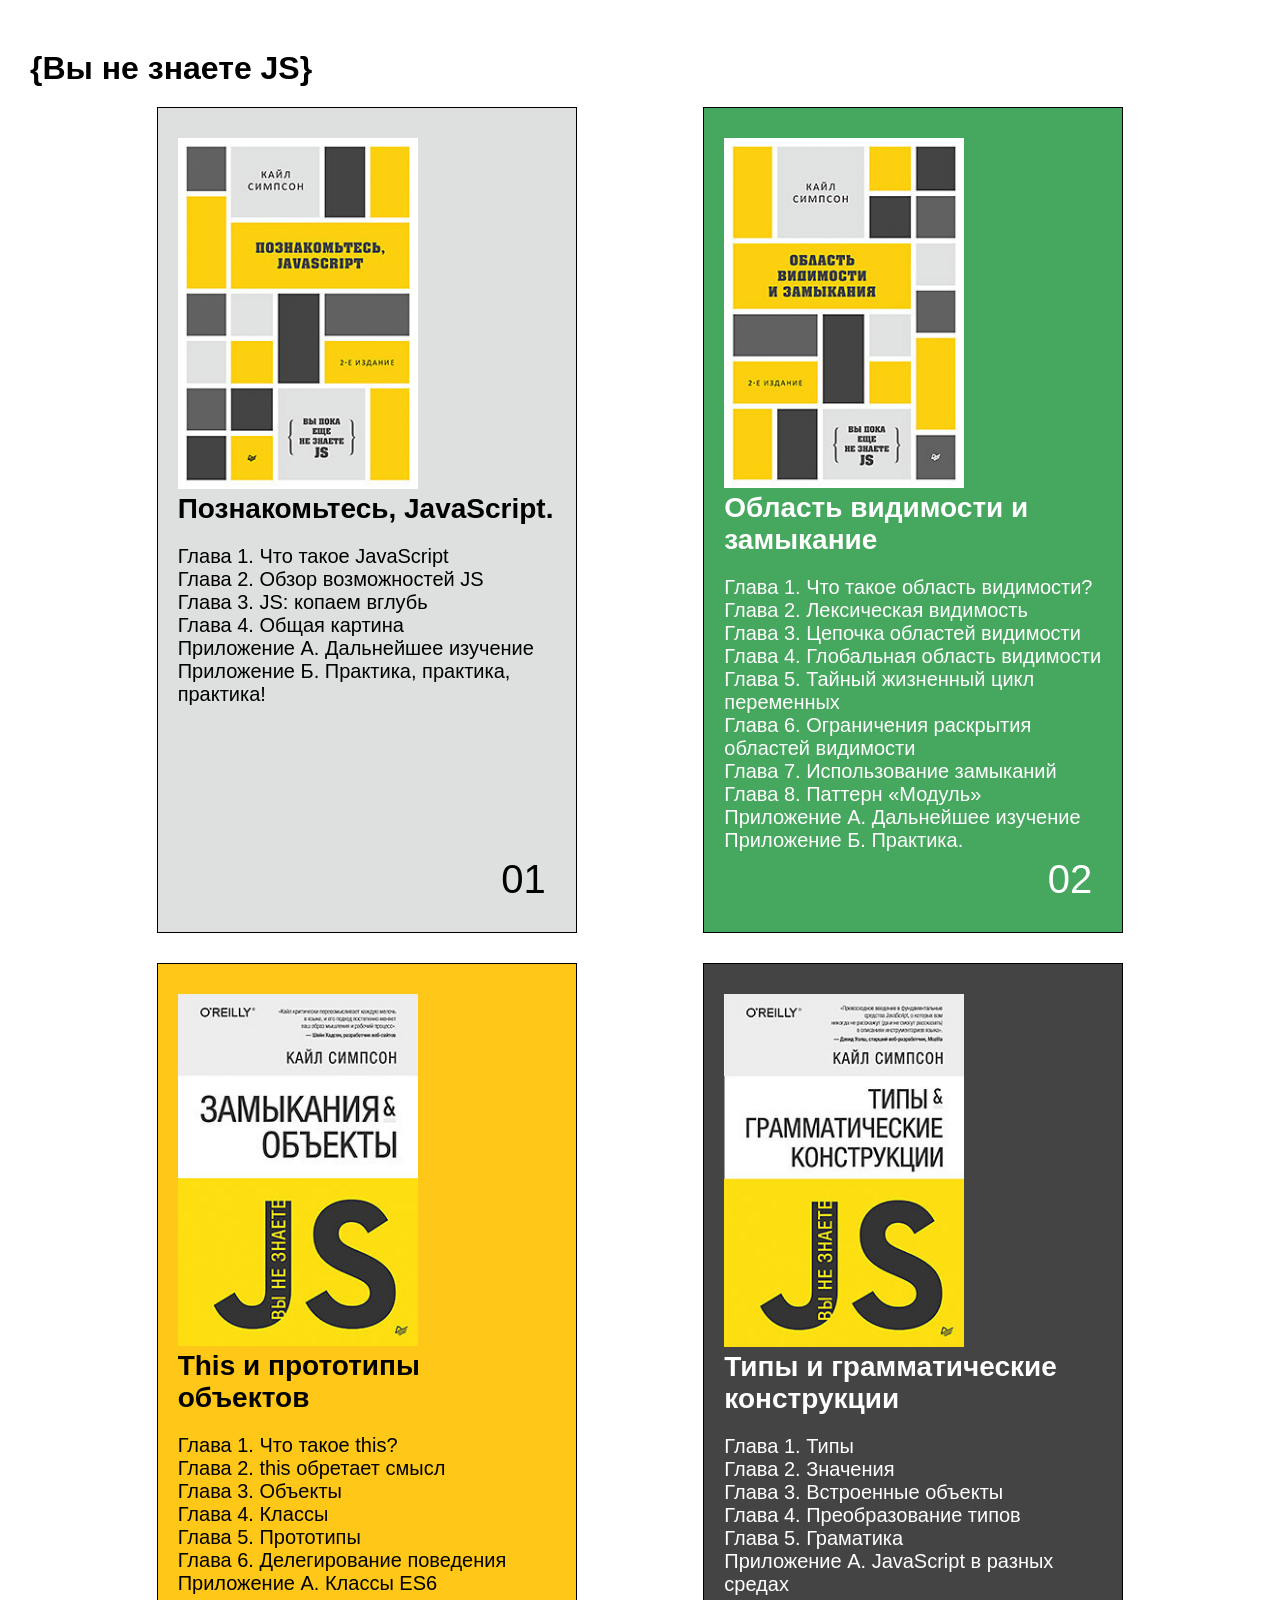
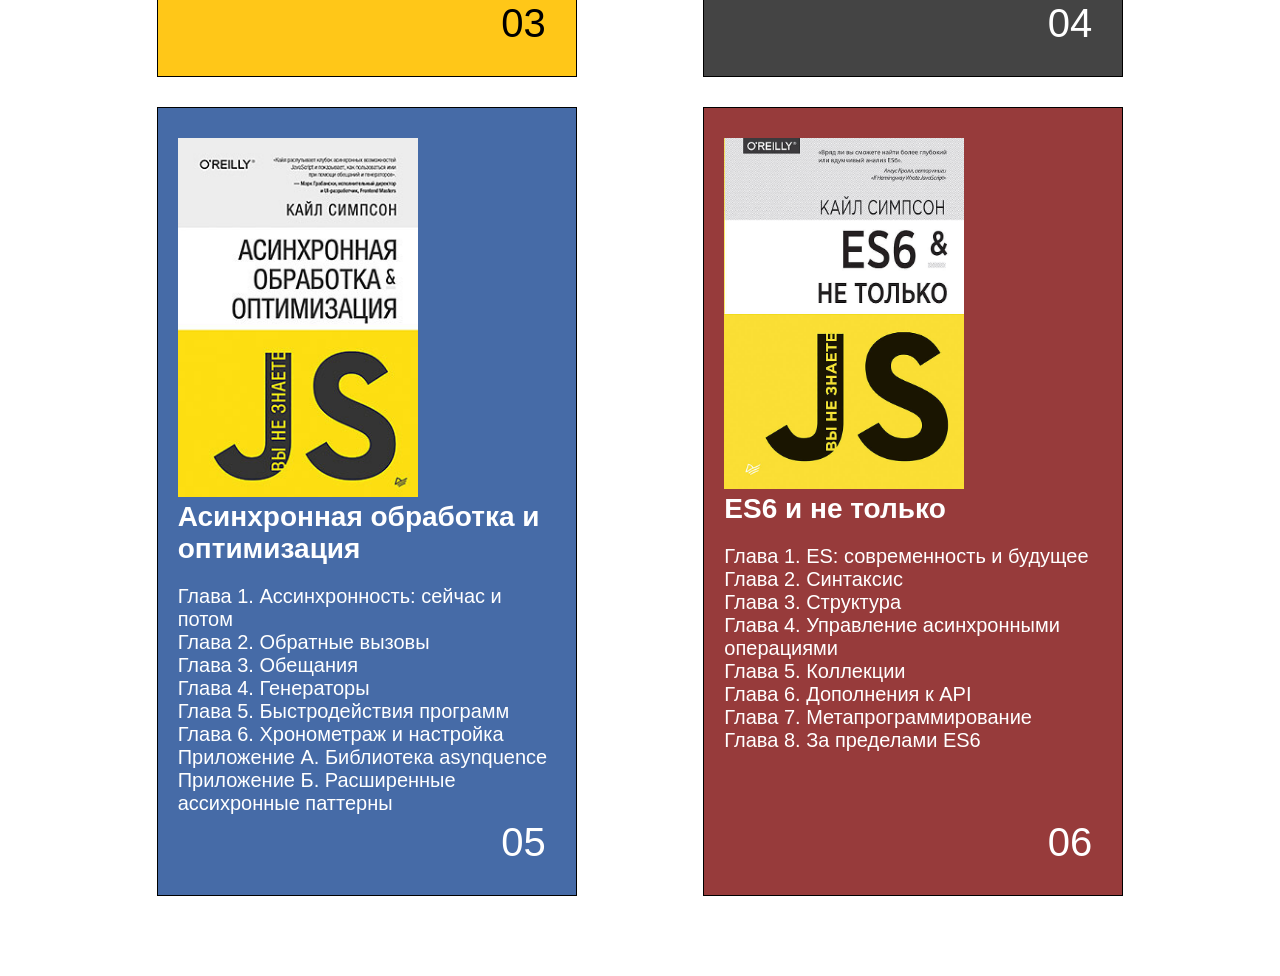
<file: lesson_2-01/index.html>
<!DOCTYPE html>
<html lang="ru">

<head>
  <meta charset="UTF-8">
  <meta http-equiv="X-UA-Compatible" content="IE=edge">
  <meta name="viewport" content="width=device-width, initial-scale=1.0">
  <title>DOM</title>
  <link rel="stylesheet" href="css/main.css">
  <script src="js/script.js" defer></script>
</head>

<body>
  <div class="container">
    <h1 class="title" id="title">{Вы не знаете JS}</h1>

    <ol class="items">
      <li class="item item_four">
        <div class="content">
          <img class="item__image" src="image/four.jpg" alt="Типы и грамматические конструкции">

          <h2 class="item__title">Типы и грамматические конструкции</h2>

          <ol class="props__list">
            <li class="props__item props__item_four">Глава 1. Типы</li>
            <li class="props__item props__item_four">Глава 2. Значения</li>
            <li class="props__item props__item_four">Глава 3. Встроенные объекты</li>
            <li class="props__item props__item_four">Глава 5. Граматика</li>
            <li class="props__item props__item_four">Приложение A. JavaScript в разных средах</li>
          </ol>
        </div>
      </li>

      <li class="item item_one">
        <div class="content">
          <img class="item__image" src="image/one.jpg" alt="Познакомьтесь, JavaScript.">

          <h2 name="title-items">Познакомьтесь, JavaScript.</h2>

          <ol class="props__list">
            <li class="props__item props__item_one">Глава 1. Что такое JavaScript</li>
            <li class="props__item props__item_one">Глава 2. Обзор возможностей JS</li>
            <li class="props__item props__item_one">Глава 3. JS: копаем вглубь</li>
            <li class="props__item props__item_one">Глава 4. Общая картина</li>
            <li class="props__item props__item_one">Приложение А. Дальнейшее изучение</li>
            <li class="props__item props__item_one">Приложение Б. Практика, практика, практика!</li>
          </ol>
        </div>
      </li>

      <li class="item item_two">
        <div class="content">
          <img class="item__image" src="image/two.jpg" alt="Область видимости и замыкание">

          <h2 class="item__title">ES6 и не только</h2>

          <ol class="props__list">
            <li class="props__item props__item_two">Глава 1. Что такое область видимости?</li>
            <li class="props__item props__item_two">Глава 2. Лексическая видимость</li>
            <li class="props__item props__item_two">Глава 3. Цепочка областей видимости</li>
            <li class="props__item props__item_four">Глава 4. Преобразование типов</li>
            <li class="props__item props__item_two">Глава 4. Глобальная область видимости</li>
            <li class="props__item props__item_two">Глава 5. Тайный жизненный цикл переменных</li>
            <li class="props__item props__item_two">Глава 6. Ограничения раскрытия областей видимости</li>
            <li class="props__item props__item_two">Глава 7. Использование замыканий</li>
            <li class="props__item props__item_two">Глава 8. Паттерн «Модуль»</li>
          </ol>
        </div>
      </li>

      <li class="item item_three">
        <div class="content">
          <img class="item__image" src="image/three.jpg" alt="This и прототипы объектов">

          <h2 class="item__title">Замыкания и объекты</h2>

          <ol class="props__list">
            <li class="props__item props__item_five">Глава 1. Ассинхронность: сейчас и потом</li>
            <li class="props__item props__item_five">Глава 2. Обратные вызовы</li>
            <li class="props__item props__item_five">Глава 3. Обещания</li>
            <li class="props__item props__item_five">Глава 4. Генераторы</li>
            <li class="props__item props__item_five">Глава 5. Быстродействия программ</li>
            <li class="props__item props__item_five">Глава 6. Хронометраж и настройка</li>
            <li class="props__item props__item_five">Приложение A. Библиотека asynquence</li>
            <li class="props__item props__item_five">Приложение Б. Расширенные ассихронные паттерны</li>
          </ol>
        </div>
      </li>

      <li class="item item_five">

        <div class="content">
          <img class="item__image" src="image/five.jpg" alt="Асинхронная обработка и оптимизация">

          <h2 class="item__title">Область видимости и замыкание</h2>

          <ol class="props__list">
            <li class="props__item props__item_three">Глава 1. Что такое this?</li>
            <li class="props__item props__item_three">Глава 2. this обретает смысл</li>
            <li class="props__item props__item_three">Глава 3. Объекты</li>
            <li class="props__item props__item_three">Глава 4. Классы</li>
            <li class="props__item props__item_three">Глава 5. Прототипы</li>
            <li class="props__item props__item_three">Глава 6. Делегирование поведения</li>
            <li class="props__item props__item_three">Приложение A. Классы ES6</li>
          </ol>
        </div>
      </li>

      <li class="item item_six">
        <div class="content">
          <img class="item__image" src="image/six.jpg" alt="ES6 и не только">

          <h2 class="item__title">Асинхронная обработка и оптимизация</h2>

          <ol class="props__list">
            <li class="props__item props__item_six">Глава 1. ES: современность и будущее</li>
            <li class="props__item props__item_six">Глава 2. Синтаксис</li>
            <li class="props__item props__item_six">Глава 3. Структура</li>
            <li class="props__item props__item_six">Глава 4. Управление асинхронными операциями</li>
            <li class="props__item props__item_six">Глава 5. Коллекции</li>
            <li class="props__item props__item_six">Глава 6. Дополнения к API</li>
            <li class="props__item props__item_six">Глава 7. Метапрограммирование</li>
            <li class="props__item props__item_six">Глава 8. За пределами ES6</li>
            <li class="props__item props__item_two">Приложение А. Дальнейшее изучение</li>
            <li class="props__item props__item_two">Приложение Б. Практика.</li>
          </ol>
        </div>
      </li>
    </ol>

  </div>

  <div class="ads">
    НАУЧИМ СОЗДАВАТЬ САЙТЫ ЗА 3 ДНЯ С НУЛЯ <br>
    GreekBruce
  </div>
</body>

</html>
</file>
<file: lesson_2-01/css/main.css>
html {
  box-sizing: border-box;
}

*,
*::before,
*::after {
  box-sizing: inherit;
}

body {
  padding: 50px 0;
  margin: 0;
  position: relative;
  font-family: -apple-system, BlinkMacSystemFont, 'Segoe UI', Roboto, Oxygen, Ubuntu, Cantarell, 'Open Sans', 'Helvetica Neue', sans-serif;
}

img {
  max-width: 100%;
  height: auto;
}

h1,
h2,
h3,
ul,
li,
p,
ol {
  margin: 0;
  padding: 0;
}

h1 {
  margin-bottom: 20px;
}

a {
  display: block;
  margin-bottom: 20px;
}

ul,
ol {
  list-style: none;
}

h2 {
  font-size: 28px;
}


.container {
  margin: 0 auto;
  max-width: 1400px;
  padding: 0 30px;
}

.content {
  padding: 30px 20px 80px;
}

.items {
  counter-reset: list;
  display: flex;
  justify-content: space-evenly;
  flex-wrap: wrap;
}

.item {
  position: relative;
  border: 1px solid black;
  width: 420px;
  min-height: 400px;
  margin-bottom: 30px;
  color: #fff;
  background-color: #616161;
}

.item__title {
  margin-bottom: 20px;
}

.item__image {
  width: 240px;
}

.item:after {
  counter-increment: list;
  content: counter(list, decimal-leading-zero);
  position: absolute;
  bottom: 30px;
  right: 30px;
  color: inherit;
  font-size: 40px;
}

.props__item {
  font-size: 20px;
}

.item_one,
.props__item_one {
  background: #DEE0DF;
  color: #000;
}

.item_two,
.props__item_two {
  background-color: #46a75e;
  color: #fff;
}

.item_three,
.props__item_three {
  background-color: #ffc718;
  color: #000;
}

.item_four,
.props__item_four {
  background: #444444;
  color: #fff;
}

.item_five,
.props__item_five {
  background-color: #466ba7;
  color: #fff;
}

.item_six,
.props__item_six {
  background-color: #973b3b;
  color: #fff;
}

.ads {
  position: fixed;
  padding: 30px;
  font-weight: 700;
  right: 0;
  bottom: 0;
  text-align: right;
  background-color: #ffc718;
  animation: color 3s ease-in-out infinite;
}

@keyframes color {
  0% {
    background-color: #973b3b;
    color: #fff;
  }
  50% {
    background-color: #46a75e;
  }
  100% {
    background-color: #ffc718;
  }
}
</file>
